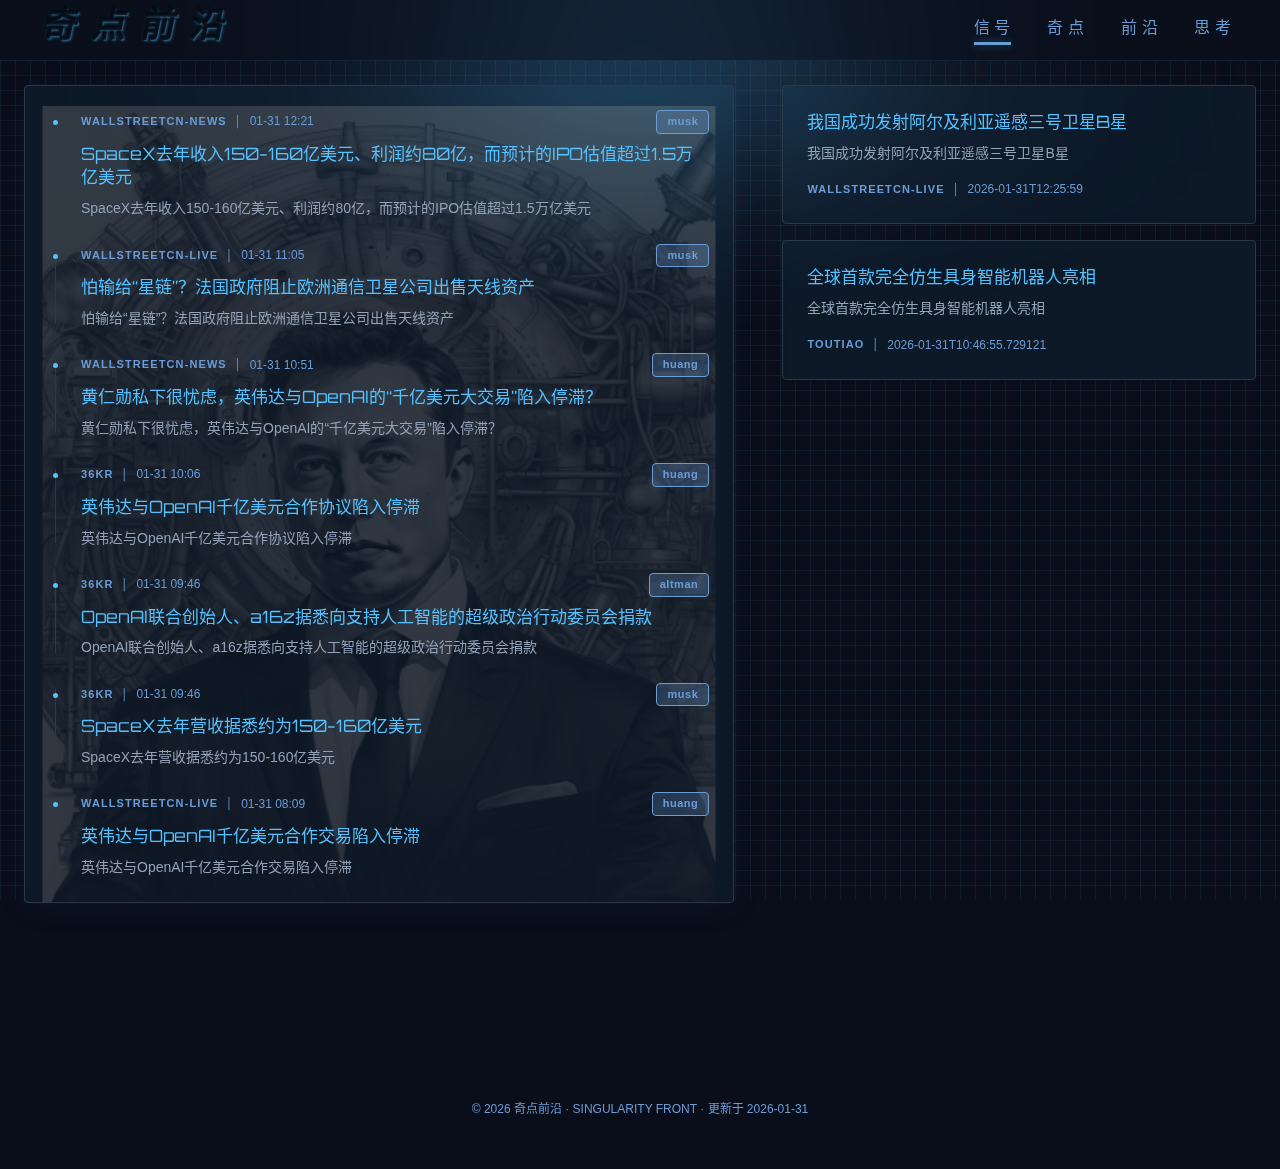
<file: docs/site/index.html>
<!DOCTYPE html>
<html lang="zh-CN">
<head>
    <meta charset="UTF-8">
    <meta name="viewport" content="width=device-width, initial-scale=1.0">
    <title>奇点前沿 - Singularity Front</title>
    <link rel="preconnect" href="https://fonts.googleapis.com">
    <link rel="preconnect" href="https://fonts.gstatic.com" crossorigin>
    <link href="https://fonts.googleapis.com/css2?family=Orbitron:wght@400;500;600;700&family=Rajdhani:wght@300;400;500;600;700&family=JetBrains+Mono:wght@300;400;500&display=swap" rel="stylesheet">
    <link href="https://puhuiti.oss-cn-hangzhou.aliyuncs.com/puhuiti.css" rel="stylesheet">
    <style>
        * {
            margin: 0;
            padding: 0;
            box-sizing: border-box;
        }

        :root {
            /* 色彩模板：black / hot-fuchsia / maya-blue / ghost-white / french-blue */
            --bg-primary: #0a0e1a;
            --bg-card: rgba(1, 4, 0, 0.8);

            /* Maya-blue 梯度系统（主色调） */
            --maya-bright: #8dd4ff;       /* L1 - 最亮层（高光效果） */
            --maya-primary: #55c1ff;      /* L2 - 主强调色（标题、悬停） */
            --maya-mid: #4a8a9a;          /* L3 - 中等层 */
            --maya-meta: #6a9cd6;         /* L3.5 - 元数据层（导航、源、时间、标签） */
            --maya-subtle: #2d3a45;       /* L4 - 边框层（深灰蓝） */

            --color-accent: #1c448e;           /* french-blue - 深层强调 */
            --color-accent-dim: rgba(28, 68, 142, 0.2);
            --color-accent-glow: rgba(85, 193, 255, 0.3);  /* maya-blue 发光 */
            --color-accent-hot: #ff1654;       /* hot-fuchsia - 点缀色 */

            --text-primary: #fbf9ff;
            --text-secondary: #8daab8;
            --text-muted: rgba(28, 68, 142, 0.6);

            --border: #2d3a45;               /* maya-subtle - 边框 */
            --border-hover: #55c1ff;         /* maya-primary - 悬停边框 */

            --spacing-xs: 24px;
            --spacing-md: 48px;
            --spacing-lg: 96px;

            --glow-subtle: 0 0 8px rgba(85, 193, 255, 0.4);  /* maya-blue 发光 */
        }

        body {
            font-family: 'Alibaba PuHuiTi', -apple-system, BlinkMacSystemFont, "Segoe UI", "Helvetica Neue", Arial, "PingFang SC", "Microsoft YaHei", sans-serif;
            background: var(--bg-primary);
            color: var(--text-primary);
            line-height: 1.6;
            -webkit-font-smoothing: antialiased;
            min-height: 100vh;
            position: relative;
            overflow-x: hidden;
        }

        /* ========== 网格背景 ========== */
        .grid-bg {
            position: fixed;
            top: 0;
            left: 0;
            width: 100%;
            height: 100%;
            pointer-events: none;
            z-index: -2;
            background-image:
                linear-gradient(rgba(85, 193, 255, 0.07) 1px, transparent 1px),
                linear-gradient(90deg, rgba(85, 193, 255, 0.07) 1px, transparent 1px);
            background-size: 15px 15px;
        }

        /* ========== 蓝色光球 ========== */
        .orb {
            position: fixed;
            border-radius: 50%;
            filter: blur(100px);
            pointer-events: none;
            z-index: -1;
        }

        .orb-top-center {
            width: 1500px;
            height: 100px;
            background: radial-gradient(circle, rgba(85, 193, 255, 0.8) 0%, rgba(85, 193, 255, 0.1) 40%, transparent 70%);
            top: 0px;
            left: 50%;
            transform: translateX(-50%);
        }

        /* ========== Header ========== */
        .header {
            position: sticky;
            top: 0;
            background: rgba(10, 14, 26, 0.5);
            -webkit-backdrop-filter: blur(20px);
            backdrop-filter: blur(20px);
            z-index: 100;
            border-bottom: 1px solid rgba(85, 193, 255, 0.1);
        }

        .header-content {
            max-width: 1400px;
            margin: 0 auto;
            padding: 0 var(--spacing-xs);
            height: 60px;
            display: flex;
            align-items: center;
            gap: var(--spacing-xs);
        }

        /* ========== 网站标题 ========== */
        .site-title {
            text-align: left;
            font-family: 'Alibaba PuHuiTi', -apple-system, BlinkMacSystemFont, "Segoe UI", "Helvetica Neue", Arial, "PingFang SC", "Microsoft YaHei", sans-serif;
            font-size: 34px;
            font-weight: 800;
            color: rgba(5, 10, 20, 0.7);
            letter-spacing: 15px;
            opacity: 0.8;
            padding-top: 1px;
            padding-bottom: 10px;
            transition: all 0.3s ease;
            margin-left: 20px;
            position: relative;
            transform: skewX(-12deg);
        }

        .site-title.inset {
            text-shadow:
                -1px -1px 1px rgba(0, 0, 0, 0.6),
                -2px -2px 2px rgba(0, 0, 0, 0.4),
                1px 1px 1px rgba(85, 193, 255, 0.4),
                2px 2px 2px rgba(85, 193, 255, 0.2),
                0 0 4px rgba(85, 193, 255, 0.3);
        }

        .site-title:hover {
            opacity: 1;
        }

        /* ========== 导航 ========== */
        .nav {
            display: flex;
            gap: 32px;
            flex-shrink: 0;
            margin-left: auto;
            margin-right: 20px;
        }

        .nav a {
            font-family: 'Orbitron', sans-serif;
            font-size: 16px;
            font-weight: 500;
            color: var(--maya-meta);
            text-decoration: none;
            transition: all 0.2s ease;
            position: relative;
            display: inline-block;
            padding-bottom: 5px;
            letter-spacing: 0.3em;
            cursor: pointer;
        }

        .nav a:hover {
            color: var(--maya-meta);
        }

        .nav a.active::after,
        .nav a:hover::after {
            content: '';
            position: absolute;
            bottom: 0;
            left: 0;
            width: 90%;
            height: 3px;
            background: var(--maya-meta);
            box-shadow: var(--glow-subtle);
        }

        /* ========== Content ========== */
        .content {
            max-width: 1400px;
            margin: 0 auto;
            padding: var(--spacing-xs) var(--spacing-xs) var(--spacing-md);
            display: grid;
            grid-template-columns: 6fr 4fr;
            gap: var(--spacing-md);
        }

        /* ========== 共享元数据样式 ========== */
        .news-source {
            font-size: 11px;
            font-weight: 600;
            letter-spacing: 0.1em;
            text-transform: uppercase;
            color: var(--maya-meta);
        }

        .news-separator {
            font-size: 11px;
            color: var(--maya-meta);
        }

        .news-time {
            font-size: 12px;
            color: var(--maya-meta);
        }

        .news-tag {
            font-size: 11px;
            font-weight: 600;
            padding: 2px 10px;
            border: 1px solid var(--maya-meta);
            background: rgba(106, 156, 214, 0.25);
            border-radius: 4px;
            color: var(--maya-meta);
            letter-spacing: 0.05em;
            margin-left: auto;
        }

        .news-summary {
            font-size: 14px;
            font-weight: 400;
            color: #94a3b8;
            line-height: 1.6;
        }

        /* ========== 卡片基础样式 ========== */
        .timeline-card,
        .trending-card {
            border-radius: 4px;
            padding: var(--spacing-xs);
            background: rgba(85, 193, 255, 0.05);
            -webkit-backdrop-filter: blur(10px);
            backdrop-filter: blur(10px);
            border: 1px solid var(--border);
            transition: all 0.2s ease;
        }

        .timeline-card:hover,
        .trending-card:hover {
            border-color: var(--maya-primary);
            background: rgba(85, 193, 255, 0.05);
            transform: translateY(-1px);
            box-shadow: 0 8px 40px rgba(85, 193, 255, 0.15);
        }

        /* ========== 左侧时间线卡片 ========== */
        .timeline-card {
            box-shadow: 0 4px 30px rgba(28, 68, 142, 0.1);
            position: relative;
            overflow: hidden;
        }

        /* 动态背景图 - 根据第一条新闻的 legend 切换 */
        .timeline-card::before {
            content: '';
            position: absolute;
            top: 20px;
            left: 50%;
            transform: translateX(-50%);
            width: 95%;
            height: calc(100% - 20px);
            background-size: cover;
            background-position: center top;
            background-repeat: no-repeat;
            opacity: 0.15;
            pointer-events: none;
            z-index: 0;
            transition: opacity 0.3s ease;
            
            background-image: url('./static/images/people/musk.png');
            
        }

        .timeline-item {
            position: relative;
            padding-left: 32px;
            padding-bottom: var(--spacing-xs);
        }

        .timeline-item:last-child {
            padding-bottom: 0;
        }

        /* 时间线竖线 */
        .timeline-item::before {
            content: '';
            position: absolute;
            left: 6px;
            top: 6px;
            bottom: calc(var(--spacing-xs) + 6px);
            width: 1px;
            background: var(--maya-subtle);
        }

        .timeline-item:last-child::before {
            display: none;
        }

        .timeline-dot {
            position: absolute;
            left: 0;
            top: 6px;
            width: 13px;
            height: 13px;
            display: flex;
            align-items: center;
            justify-content: center;
        }

        .timeline-dot::after {
            content: '';
            width: 5px;
            height: 5px;
            background: var(--maya-primary);
            border-radius: 50%;
        }

        .timeline-meta {
            display: flex;
            align-items: center;
            gap: 8px;
            margin-bottom: 8px;
            flex-wrap: wrap;
        }

        .timeline-title {
            font-family: 'Orbitron', sans-serif;
            font-size: 17px;
            font-weight: 400;
            color: var(--maya-primary);
            margin-bottom: 8px;
            line-height: 1.4;
        }

        .timeline-title a {
            color: inherit;
            text-decoration: none;
        }

        .timeline-title a:hover {
            text-decoration: underline;
        }

        /* ========== 右侧卡片 ========== */
        .trending-list {
            display: flex;
            flex-direction: column;
            gap: 16px;
        }

        .trending-card {
            cursor: pointer;
        }

        .trending-title {
            font-family: 'Orbitron', sans-serif;
            font-size: 17px;
            font-weight: 400;
            color: var(--maya-primary);
            margin-bottom: 8px;
            line-height: 1.4;
        }

        .trending-summary {
            font-size: 14px;
            font-weight: 400;
            color: #94a3b8;
            line-height: 1.6;
            margin-bottom: 16px;
            display: -webkit-box;
            -webkit-line-clamp: 2;
            -webkit-box-orient: vertical;
            overflow: hidden;
        }

        .trending-meta {
            display: flex;
            align-items: center;
            gap: 8px;
            font-size: 12px;
            color: #94a3b8;
            flex-wrap: wrap;
        }

        /* ========== 空状态 ========== */
        .empty-state {
            text-align: center;
            padding: 40px;
            color: var(--maya-meta);
        }

        .empty-state-icon {
            font-size: 48px;
            margin-bottom: 16px;
        }

        /* ========== Footer ========== */
        .footer {
            padding: var(--spacing-md) 0;
            margin-top: var(--spacing-lg);
        }

        .footer-content {
            max-width: 1400px;
            margin: 0 auto;
            padding: 0 var(--spacing-xs);
            text-align: center;
        }

        .copyright {
            font-size: 12px;
            color: var(--maya-meta);
        }

        /* ========== Responsive ========== */
        @media (max-width: 1024px) {
            .content {
                grid-template-columns: 1fr;
            }
        }

        @media (max-width: 768px) {
            :root {
                --spacing-xs: 16px;
                --spacing-md: 32px;
                --spacing-lg: 64px;
            }

            .site-title {
                font-size: 20px;
                letter-spacing: 4px;
            }

            .nav {
                display: none;
            }

            .timeline-tag,
            .trending-tag {
                margin-left: 0;
            }
        }

        /* Reduced Motion */
        @media (prefers-reduced-motion: reduce) {
            *, *::before, *::after {
                transition-duration: 0.01ms !important;
            }
        }
    </style>
</head>
<body>
    <!-- 网格背景 -->
    <div class="grid-bg"></div>
    <!-- 蓝色光球 -->
    <div class="orb orb-top-center"></div>

    <header class="header">
        <div class="header-content">
            <h1 class="site-title inset">奇点前沿</h1>
            <nav class="nav">
                <a href="#" class="active">信号</a>
                <a href="#">奇点</a>
                <a href="#">前沿</a>
                <a href="#">思考</a>
            </nav>
        </div>
    </header>

    <main class="content">
        <!-- 左侧：时间线大卡片（有 legend 的新闻） -->
        <article class="timeline-card" id="timelineCard">
            
                
                <div class="timeline-item">
                    <div class="timeline-dot"></div>
                    <div class="timeline-meta">
                        <span class="timeline-source news-source">wallstreetcn-news</span>
                        <span class="timeline-separator news-separator">│</span>
                        <span class="timeline-time news-time">01-31 12:21</span>
                        
                        <span class="timeline-tag news-tag">musk</span>
                        
                    </div>
                    <h3 class="timeline-title"><a href="https://wallstreetcn.com/articles/3764646" target="_blank">SpaceX去年收入150-160亿美元、利润约80亿，而预计的IPO估值超过1.5万亿美元</a></h3>
                    
                    <p class="timeline-summary news-summary">SpaceX去年收入150-160亿美元、利润约80亿，而预计的IPO估值超过1.5万亿美元</p>
                    
                </div>
                
                <div class="timeline-item">
                    <div class="timeline-dot"></div>
                    <div class="timeline-meta">
                        <span class="timeline-source news-source">wallstreetcn-live</span>
                        <span class="timeline-separator news-separator">│</span>
                        <span class="timeline-time news-time">01-31 11:05</span>
                        
                        <span class="timeline-tag news-tag">musk</span>
                        
                    </div>
                    <h3 class="timeline-title"><a href="https://wallstreetcn.com/livenews/3047639" target="_blank">怕输给“星链”？法国政府阻止欧洲通信卫星公司出售天线资产</a></h3>
                    
                    <p class="timeline-summary news-summary">怕输给“星链”？法国政府阻止欧洲通信卫星公司出售天线资产</p>
                    
                </div>
                
                <div class="timeline-item">
                    <div class="timeline-dot"></div>
                    <div class="timeline-meta">
                        <span class="timeline-source news-source">wallstreetcn-news</span>
                        <span class="timeline-separator news-separator">│</span>
                        <span class="timeline-time news-time">01-31 10:51</span>
                        
                        <span class="timeline-tag news-tag">huang</span>
                        
                    </div>
                    <h3 class="timeline-title"><a href="https://wallstreetcn.com/articles/3764643" target="_blank">黄仁勋私下很忧虑，英伟达与OpenAI的“千亿美元大交易”陷入停滞？</a></h3>
                    
                    <p class="timeline-summary news-summary">黄仁勋私下很忧虑，英伟达与OpenAI的“千亿美元大交易”陷入停滞？</p>
                    
                </div>
                
                <div class="timeline-item">
                    <div class="timeline-dot"></div>
                    <div class="timeline-meta">
                        <span class="timeline-source news-source">36kr</span>
                        <span class="timeline-separator news-separator">│</span>
                        <span class="timeline-time news-time">01-31 10:06</span>
                        
                        <span class="timeline-tag news-tag">huang</span>
                        
                    </div>
                    <h3 class="timeline-title"><a href="https://www.36kr.com/newsflashes/3662689874092936" target="_blank">英伟达与OpenAI千亿美元合作协议陷入停滞</a></h3>
                    
                    <p class="timeline-summary news-summary">英伟达与OpenAI千亿美元合作协议陷入停滞</p>
                    
                </div>
                
                <div class="timeline-item">
                    <div class="timeline-dot"></div>
                    <div class="timeline-meta">
                        <span class="timeline-source news-source">36kr</span>
                        <span class="timeline-separator news-separator">│</span>
                        <span class="timeline-time news-time">01-31 09:46</span>
                        
                        <span class="timeline-tag news-tag">altman</span>
                        
                    </div>
                    <h3 class="timeline-title"><a href="https://www.36kr.com/newsflashes/3662640648233858" target="_blank">OpenAI联合创始人、a16z据悉向支持人工智能的超级政治行动委员会捐款</a></h3>
                    
                    <p class="timeline-summary news-summary">OpenAI联合创始人、a16z据悉向支持人工智能的超级政治行动委员会捐款</p>
                    
                </div>
                
                <div class="timeline-item">
                    <div class="timeline-dot"></div>
                    <div class="timeline-meta">
                        <span class="timeline-source news-source">36kr</span>
                        <span class="timeline-separator news-separator">│</span>
                        <span class="timeline-time news-time">01-31 09:46</span>
                        
                        <span class="timeline-tag news-tag">musk</span>
                        
                    </div>
                    <h3 class="timeline-title"><a href="https://www.36kr.com/newsflashes/3662643820421766" target="_blank">SpaceX去年营收据悉约为150-160亿美元</a></h3>
                    
                    <p class="timeline-summary news-summary">SpaceX去年营收据悉约为150-160亿美元</p>
                    
                </div>
                
                <div class="timeline-item">
                    <div class="timeline-dot"></div>
                    <div class="timeline-meta">
                        <span class="timeline-source news-source">wallstreetcn-live</span>
                        <span class="timeline-separator news-separator">│</span>
                        <span class="timeline-time news-time">01-31 08:09</span>
                        
                        <span class="timeline-tag news-tag">huang</span>
                        
                    </div>
                    <h3 class="timeline-title"><a href="https://wallstreetcn.com/livenews/3047621" target="_blank">英伟达与OpenAI千亿美元合作交易陷入停滞</a></h3>
                    
                    <p class="timeline-summary news-summary">英伟达与OpenAI千亿美元合作交易陷入停滞</p>
                    
                </div>
                
            
        </article>

        <!-- 右侧：独立卡片（无 legend 的新闻） -->
        <aside>
            <div class="trending-list" id="trendingList">
                
                    
                    <article class="trending-card" onclick="window.open('https://wallstreetcn.com/livenews/3047642', '_blank')">
                        <h3 class="trending-title">我国成功发射阿尔及利亚遥感三号卫星B星</h3>
                        <p class="trending-summary news-summary">我国成功发射阿尔及利亚遥感三号卫星B星</p>
                        <div class="trending-meta">
                            <span class="trending-source news-source">wallstreetcn-live</span>
                            <span class="trending-separator news-separator">│</span>
                            <span class="trending-time news-time">2026-01-31T12:25:59</span>
                        </div>
                    </article>
                    
                    <article class="trending-card" onclick="window.open('https://www.toutiao.com/trending/7601044218057506862/', '_blank')">
                        <h3 class="trending-title">全球首款完全仿生具身智能机器人亮相</h3>
                        <p class="trending-summary news-summary">全球首款完全仿生具身智能机器人亮相</p>
                        <div class="trending-meta">
                            <span class="trending-source news-source">toutiao</span>
                            <span class="trending-separator news-separator">│</span>
                            <span class="trending-time news-time">2026-01-31T10:46:55.729121</span>
                        </div>
                    </article>
                    
                
            </div>
        </aside>
    </main>

    <footer class="footer">
        <div class="footer-content">
            <span class="copyright">© 2026 奇点前沿 · SINGULARITY FRONT · 更新于 2026-01-31</span>
        </div>
    </footer>

    <script>
        // 导航切换
        document.querySelectorAll('.nav a').forEach(link => {
            link.addEventListener('click', function(e) {
                e.preventDefault();
                document.querySelectorAll('.nav a').forEach(l => l.classList.remove('active'));
                this.classList.add('active');
            });
        });
    </script>
</body>
</html>
</file>
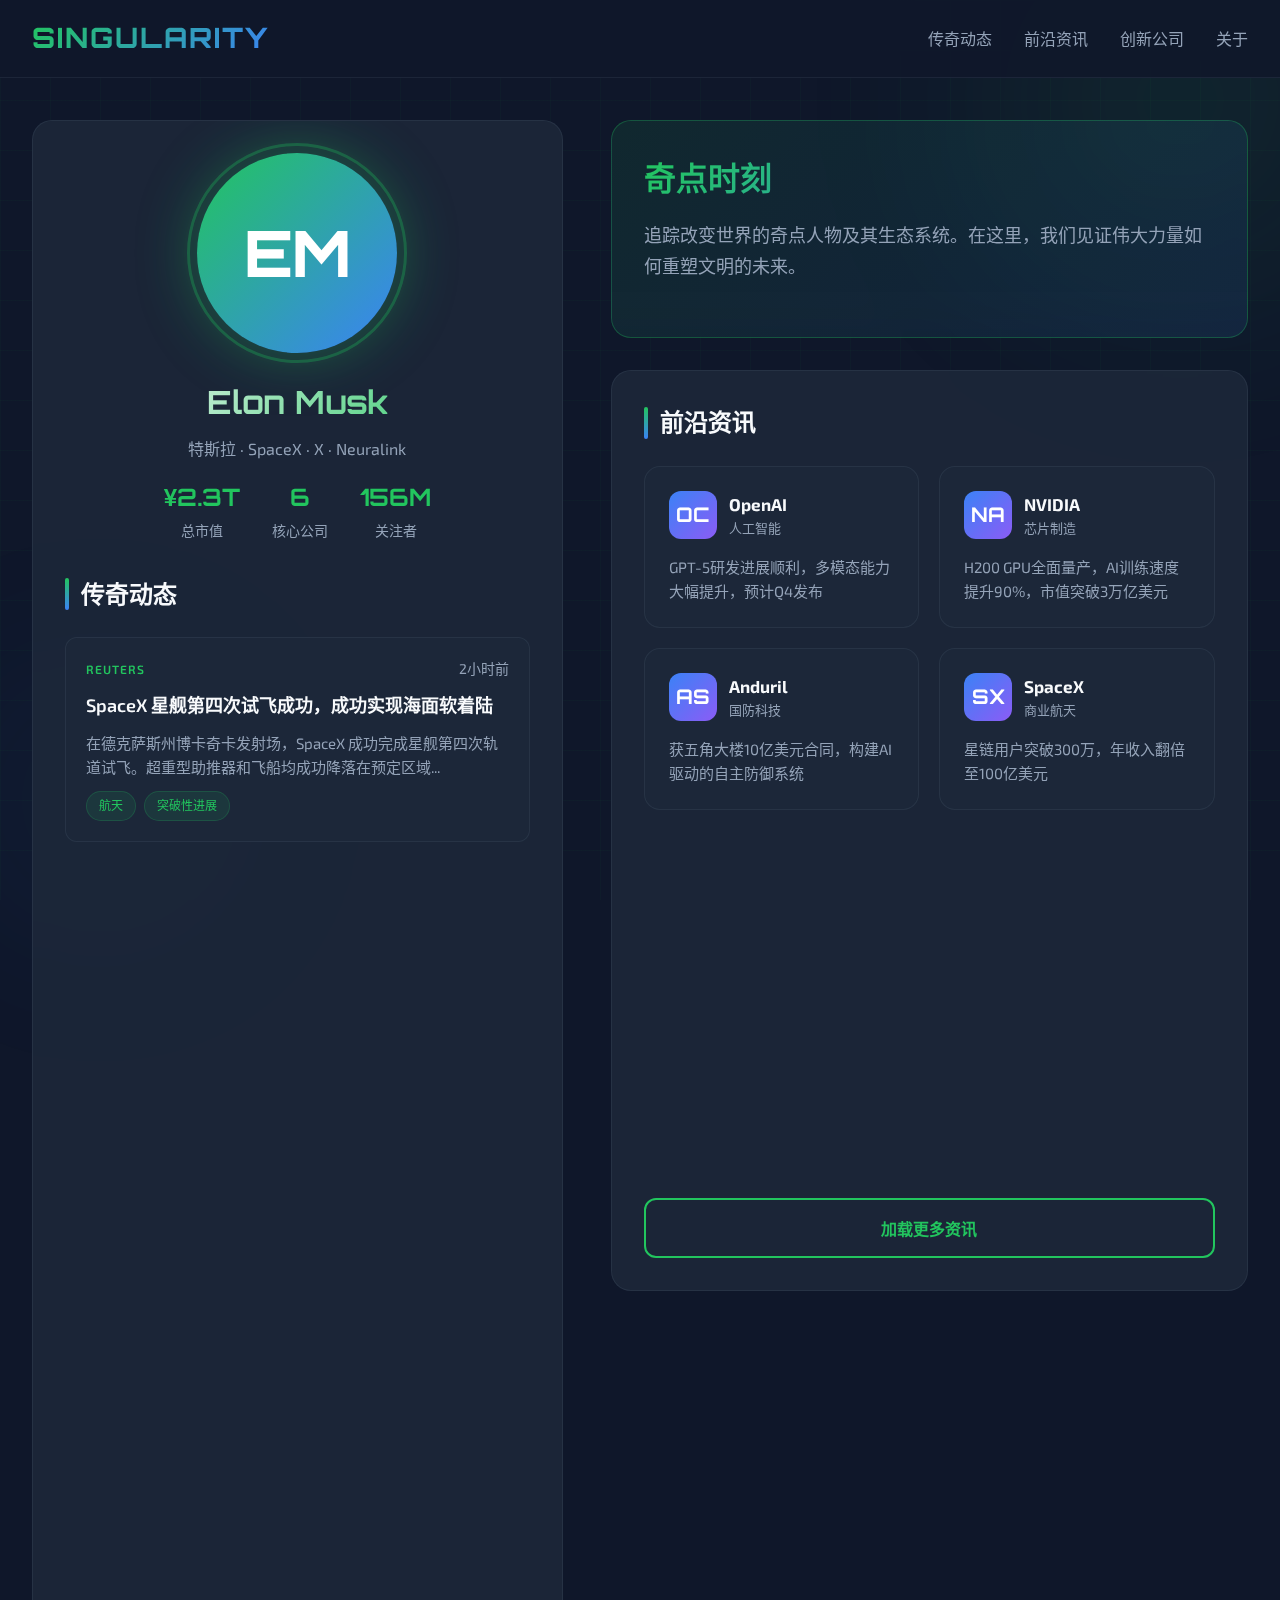
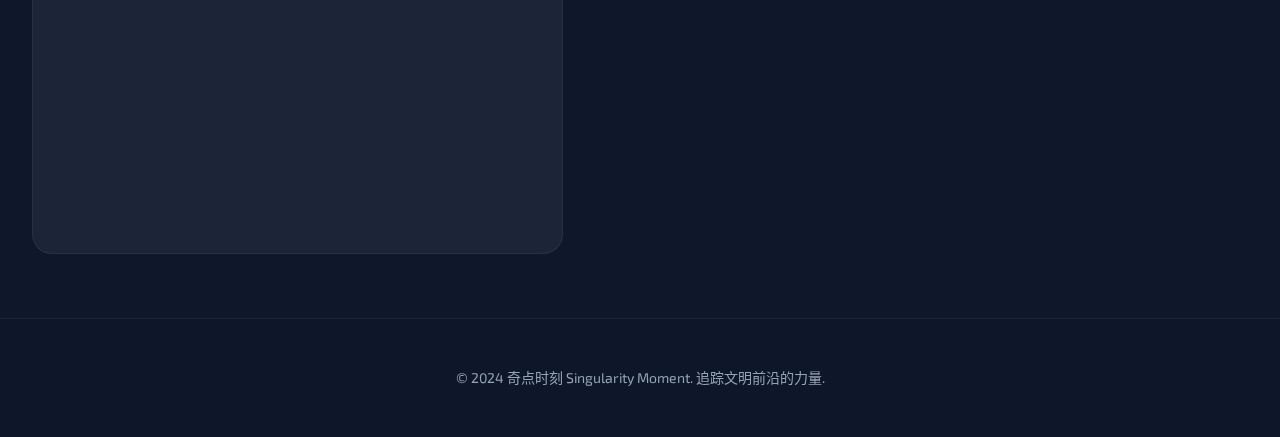
<file: design/singularity-moment-ref.html>
<!DOCTYPE html>
<html lang="zh-CN">
<head>
    <meta charset="UTF-8">
    <meta name="viewport" content="width=device-width, initial-scale=1.0">
    <title>奇点时刻 - Singularity Moment</title>
    <link rel="preconnect" href="https://fonts.googleapis.com">
    <link rel="preconnect" href="https://fonts.gstatic.com" crossorigin>
    <link href="https://fonts.googleapis.com/css2?family=Exo+2:wght@300;400;500;600;700&family=Orbitron:wght@400;500;600;700;800;900&display=swap" rel="stylesheet">
    <style>
        * {
            margin: 0;
            padding: 0;
            box-sizing: border-box;
        }

        :root {
            --primary: #1E293B;
            --secondary: #334155;
            --cta: #22C55E;
            --cta-glow: rgba(34, 197, 94, 0.5);
            --background: #0F172A;
            --text: #F8FAFC;
            --text-muted: #94A3B8;
            --card-bg: rgba(30, 41, 59, 0.8);
            --card-border: rgba(148, 163, 184, 0.1);
        }

        body {
            font-family: 'Exo 2', sans-serif;
            background: var(--background);
            color: var(--text);
            line-height: 1.6;
            overflow-x: hidden;
            min-height: 100vh;
        }

        /* Animated Grid Background */
        .grid-bg {
            position: fixed;
            top: 0;
            left: 0;
            width: 100%;
            height: 100%;
            background-image:
                linear-gradient(rgba(34, 197, 94, 0.03) 1px, transparent 1px),
                linear-gradient(90deg, rgba(34, 197, 94, 0.03) 1px, transparent 1px);
            background-size: 50px 50px;
            pointer-events: none;
            z-index: 0;
        }

        /* Glowing Orbs */
        .orb {
            position: fixed;
            border-radius: 50%;
            filter: blur(100px);
            opacity: 0.3;
            pointer-events: none;
            z-index: 0;
        }

        .orb-1 {
            width: 600px;
            height: 600px;
            background: radial-gradient(circle, rgba(34, 197, 94, 0.4) 0%, transparent 70%);
            top: -200px;
            right: -200px;
            animation: float 20s infinite ease-in-out;
        }

        .orb-2 {
            width: 400px;
            height: 400px;
            background: radial-gradient(circle, rgba(59, 130, 246, 0.3) 0%, transparent 70%);
            bottom: -100px;
            left: -100px;
            animation: float 25s infinite ease-in-out reverse;
        }

        @keyframes float {
            0%, 100% { transform: translate(0, 0) scale(1); }
            50% { transform: translate(50px, 50px) scale(1.1); }
        }

        /* Header */
        header {
            position: fixed;
            top: 0;
            left: 0;
            right: 0;
            z-index: 100;
            background: rgba(15, 23, 42, 0.9);
            border-bottom: 1px solid var(--card-border);
            padding: 16px 0;
        }

        .header-content {
            max-width: 1600px;
            margin: 0 auto;
            padding: 0 32px;
            display: flex;
            justify-content: space-between;
            align-items: center;
        }

        .logo {
            font-family: 'Orbitron', sans-serif;
            font-size: 1.75rem;
            font-weight: 800;
            background: linear-gradient(135deg, var(--cta), #3B82F6);
            -webkit-background-clip: text;
            -webkit-text-fill-color: transparent;
            background-clip: text;
            letter-spacing: 2px;
        }

        .nav-links {
            display: flex;
            gap: 32px;
            list-style: none;
        }

        .nav-links a {
            color: var(--text-muted);
            text-decoration: none;
            font-weight: 500;
            transition: all 0.2s ease;
            position: relative;
        }

        .nav-links a:hover {
            color: var(--text);
        }

        .nav-links a::after {
            content: '';
            position: absolute;
            bottom: -4px;
            left: 0;
            width: 0;
            height: 2px;
            background: var(--cta);
            transition: width 0.3s ease;
        }

        .nav-links a:hover::after {
            width: 100%;
        }

        /* Main Container */
        .main-container {
            max-width: 1600px;
            margin: 0 auto;
            padding: 120px 32px 64px;
            display: grid;
            grid-template-columns: 1fr 1.2fr;
            gap: 48px;
            position: relative;
            z-index: 1;
        }

        /* Card Styling */
        .card {
            background: var(--card-bg);
            backdrop-filter: blur(20px);
            border: 1px solid var(--card-border);
            border-radius: 20px;
            padding: 32px;
            transition: all 0.3s ease;
            position: relative;
            overflow: hidden;
        }

        .card::before {
            content: '';
            position: absolute;
            top: 0;
            left: 0;
            right: 0;
            height: 2px;
            background: linear-gradient(90deg, transparent, var(--cta), transparent);
            opacity: 0;
            transition: opacity 0.3s ease;
        }

        .card:hover::before {
            opacity: 1;
        }

        .card:hover {
            border-color: rgba(34, 197, 94, 0.3);
            box-shadow: 0 0 40px rgba(34, 197, 94, 0.1);
            transform: translateY(-2px);
        }

        /* Left Panel - Legend Profile */
        .left-panel {
            position: sticky;
            top: 120px;
            height: fit-content;
        }

        .profile-header {
            text-align: center;
            margin-bottom: 32px;
        }

        .avatar-container {
            position: relative;
            width: 200px;
            height: 200px;
            margin: 0 auto 24px;
        }

        .avatar {
            width: 100%;
            height: 100%;
            border-radius: 50%;
            background: linear-gradient(135deg, var(--cta), #3B82F6);
            display: flex;
            align-items: center;
            justify-content: center;
            font-family: 'Orbitron', sans-serif;
            font-size: 4rem;
            font-weight: 800;
            color: white;
            position: relative;
            z-index: 1;
            box-shadow: 0 0 60px rgba(34, 197, 94, 0.4);
        }

        .avatar-ring {
            position: absolute;
            top: -10px;
            left: -10px;
            right: -10px;
            bottom: -10px;
            border: 3px solid var(--cta);
            border-radius: 50%;
            opacity: 0.3;
            animation: pulse-ring 2s ease-out infinite;
        }

        @keyframes pulse-ring {
            0% {
                transform: scale(1);
                opacity: 0.3;
            }
            100% {
                transform: scale(1.2);
                opacity: 0;
            }
        }

        .profile-name {
            font-family: 'Orbitron', sans-serif;
            font-size: 2rem;
            font-weight: 700;
            margin-bottom: 8px;
            background: linear-gradient(135deg, var(--text), var(--cta));
            -webkit-background-clip: text;
            -webkit-text-fill-color: transparent;
            background-clip: text;
        }

        .profile-title {
            color: var(--text-muted);
            font-size: 1rem;
            margin-bottom: 16px;
        }

        .profile-stats {
            display: flex;
            justify-content: center;
            gap: 32px;
            margin-bottom: 24px;
        }

        .stat {
            text-align: center;
        }

        .stat-value {
            font-family: 'Orbitron', sans-serif;
            font-size: 1.5rem;
            font-weight: 700;
            color: var(--cta);
        }

        .stat-label {
            font-size: 0.875rem;
            color: var(--text-muted);
            margin-top: 4px;
        }

        .section-title {
            font-family: 'Orbitron', sans-serif;
            font-size: 1.5rem;
            font-weight: 700;
            margin-bottom: 24px;
            display: flex;
            align-items: center;
            gap: 12px;
            color: var(--text);
        }

        .section-title::before {
            content: '';
            width: 4px;
            height: 32px;
            background: linear-gradient(180deg, var(--cta), #3B82F6);
            border-radius: 2px;
        }

        /* News List */
        .news-list {
            display: flex;
            flex-direction: column;
            gap: 20px;
        }

        .news-item {
            background: rgba(30, 41, 59, 0.5);
            border: 1px solid var(--card-border);
            border-radius: 12px;
            padding: 20px;
            cursor: pointer;
            transition: all 0.3s ease;
        }

        .news-item:hover {
            background: rgba(30, 41, 59, 0.8);
            border-color: rgba(34, 197, 94, 0.3);
            transform: translateX(8px);
        }

        .news-meta {
            display: flex;
            justify-content: space-between;
            align-items: center;
            margin-bottom: 12px;
        }

        .news-source {
            font-size: 0.75rem;
            color: var(--cta);
            font-weight: 600;
            text-transform: uppercase;
            letter-spacing: 1px;
        }

        .news-time {
            font-size: 0.875rem;
            color: var(--text-muted);
        }

        .news-title {
            font-size: 1.125rem;
            font-weight: 600;
            margin-bottom: 12px;
            line-height: 1.5;
            color: var(--text);
        }

        .news-summary {
            font-size: 0.9375rem;
            color: var(--text-muted);
            line-height: 1.6;
            display: -webkit-box;
            -webkit-line-clamp: 2;
            -webkit-box-orient: vertical;
            overflow: hidden;
        }

        .news-tags {
            display: flex;
            gap: 8px;
            margin-top: 12px;
            flex-wrap: wrap;
        }

        .tag {
            font-size: 0.75rem;
            padding: 4px 12px;
            background: rgba(34, 197, 94, 0.1);
            border: 1px solid rgba(34, 197, 94, 0.2);
            border-radius: 20px;
            color: var(--cta);
            font-weight: 500;
        }

        /* Right Panel - Trending News */
        .right-panel {
            display: flex;
            flex-direction: column;
            gap: 32px;
        }

        .hero-card {
            background: linear-gradient(135deg, rgba(34, 197, 94, 0.1) 0%, rgba(59, 130, 246, 0.1) 100%);
            border: 1px solid rgba(34, 197, 94, 0.3);
        }

        .hero-title {
            font-family: 'Orbitron', sans-serif;
            font-size: 2rem;
            font-weight: 700;
            margin-bottom: 16px;
            background: linear-gradient(135deg, var(--cta), #3B82F6);
            -webkit-background-clip: text;
            -webkit-text-fill-color: transparent;
            background-clip: text;
        }

        .hero-description {
            font-size: 1.125rem;
            color: var(--text-muted);
            line-height: 1.7;
            margin-bottom: 24px;
        }

        .company-grid {
            display: grid;
            grid-template-columns: repeat(2, 1fr);
            gap: 20px;
        }

        .company-card {
            background: rgba(30, 41, 59, 0.5);
            border: 1px solid var(--card-border);
            border-radius: 16px;
            padding: 24px;
            cursor: pointer;
            transition: all 0.3s ease;
        }

        .company-card:hover {
            background: rgba(30, 41, 59, 0.8);
            border-color: rgba(34, 197, 94, 0.3);
            transform: translateY(-4px);
            box-shadow: 0 8px 32px rgba(34, 197, 94, 0.15);
        }

        .company-header {
            display: flex;
            align-items: center;
            gap: 12px;
            margin-bottom: 16px;
        }

        .company-logo {
            width: 48px;
            height: 48px;
            background: linear-gradient(135deg, #3B82F6, #8B5CF6);
            border-radius: 12px;
            display: flex;
            align-items: center;
            justify-content: center;
            font-family: 'Orbitron', sans-serif;
            font-weight: 700;
            font-size: 1.25rem;
            color: white;
        }

        .company-name {
            font-weight: 700;
            font-size: 1.0625rem;
            color: var(--text);
        }

        .company-category {
            font-size: 0.8125rem;
            color: var(--text-muted);
        }

        .company-news {
            font-size: 0.9375rem;
            color: var(--text-muted);
            line-height: 1.6;
        }

        .load-more {
            width: 100%;
            padding: 16px;
            background: transparent;
            border: 2px solid var(--cta);
            border-radius: 12px;
            color: var(--cta);
            font-family: 'Exo 2', sans-serif;
            font-weight: 600;
            font-size: 1rem;
            cursor: pointer;
            transition: all 0.3s ease;
            margin-top: 24px;
        }

        .load-more:hover {
            background: var(--cta);
            color: var(--background);
            box-shadow: 0 0 30px var(--cta-glow);
        }

        /* Footer */
        footer {
            background: rgba(15, 23, 42, 0.95);
            border-top: 1px solid var(--card-border);
            padding: 48px 32px;
            text-align: center;
            position: relative;
            z-index: 1;
        }

        .footer-text {
            color: var(--text-muted);
            font-size: 0.875rem;
        }

        /* Responsive Design */
        @media (max-width: 1200px) {
            .main-container {
                grid-template-columns: 1fr;
            }

            .left-panel {
                position: relative;
                top: 0;
            }

            .company-grid {
                grid-template-columns: 1fr;
            }
        }

        @media (max-width: 768px) {
            .nav-links {
                display: none;
            }

            .header-content {
                padding: 0 16px;
            }

            .main-container {
                padding: 100px 16px 32px;
                gap: 32px;
            }

            .profile-name {
                font-size: 1.5rem;
            }

            .hero-title {
                font-size: 1.5rem;
            }

            .avatar-container {
                width: 150px;
                height: 150px;
            }

            .avatar {
                font-size: 3rem;
            }
        }

        /* Scrollbar */
        ::-webkit-scrollbar {
            width: 8px;
        }

        ::-webkit-scrollbar-track {
            background: var(--background);
        }

        ::-webkit-scrollbar-thumb {
            background: var(--secondary);
            border-radius: 4px;
        }

        ::-webkit-scrollbar-thumb:hover {
            background: var(--cta);
        }

        /* Reduced Motion */
        @media (prefers-reduced-motion: reduce) {
            *,
            *::before,
            *::after {
                animation-duration: 0.01ms !important;
                animation-iteration-count: 1 !important;
                transition-duration: 0.01ms !important;
            }
        }
    </style>
</head>
<body>
    <!-- Animated Background -->
    <div class="grid-bg"></div>
    <div class="orb orb-1"></div>
    <div class="orb orb-2"></div>

    <!-- Header -->
    <header>
        <div class="header-content">
            <div class="logo">SINGULARITY</div>
            <ul class="nav-links">
                <li><a href="#legend">传奇动态</a></li>
                <li><a href="#trending">前沿资讯</a></li>
                <li><a href="#companies">创新公司</a></li>
                <li><a href="#about">关于</a></li>
            </ul>
        </div>
    </header>

    <!-- Main Content -->
    <main class="main-container">
        <!-- Left Panel - Legend Profile -->
        <aside class="left-panel">
            <div class="card" id="legend">
                <div class="profile-header">
                    <div class="avatar-container">
                        <div class="avatar">EM</div>
                        <div class="avatar-ring"></div>
                    </div>
                    <h1 class="profile-name">Elon Musk</h1>
                    <p class="profile-title">特斯拉 · SpaceX · X · Neuralink</p>
                    <div class="profile-stats">
                        <div class="stat">
                            <div class="stat-value">¥2.3T</div>
                            <div class="stat-label">总市值</div>
                        </div>
                        <div class="stat">
                            <div class="stat-value">6</div>
                            <div class="stat-label">核心公司</div>
                        </div>
                        <div class="stat">
                            <div class="stat-value">156M</div>
                            <div class="stat-label">关注者</div>
                        </div>
                    </div>
                </div>

                <h2 class="section-title">传奇动态</h2>
                <div class="news-list">
                    <article class="news-item">
                        <div class="news-meta">
                            <span class="news-source">Reuters</span>
                            <time class="news-time">2小时前</time>
                        </div>
                        <h3 class="news-title">SpaceX 星舰第四次试飞成功，成功实现海面软着陆</h3>
                        <p class="news-summary">在德克萨斯州博卡奇卡发射场，SpaceX 成功完成星舰第四次轨道试飞。超重型助推器和飞船均成功降落在预定区域...</p>
                        <div class="news-tags">
                            <span class="tag">航天</span>
                            <span class="tag">突破性进展</span>
                        </div>
                    </article>

                    <article class="news-item">
                        <div class="news-meta">
                            <span class="news-source">Bloomberg</span>
                            <time class="news-time">5小时前</time>
                        </div>
                        <h3 class="news-title">特斯拉FSD v12.5向全美用户推送，端到端神经网络表现惊艳</h3>
                        <p class="news-summary">特斯拉最新全自动驾驶系统开始向全美用户推送。新版本完全采用端到端神经网络，无需人工编写的规则，城市道路驾驶能力大幅提升...</p>
                        <div class="news-tags">
                            <span class="tag">自动驾驶</span>
                            <span class="tag">AI</span>
                        </div>
                    </article>

                    <article class="news-item">
                        <div class="news-meta">
                            <span class="news-source">TechCrunch</span>
                            <time class="news-time">1天前</time>
                        </div>
                        <h3 class="news-title">xAI 完成60亿美元融资，估值达240亿美元</h3>
                        <p class="news-summary">马斯克旗下人工智能公司 xAI 宣布完成B轮融资，由红杉资本领投。资金将用于扩大Grok超级计算机集群，与OpenAI展开竞争...</p>
                        <div class="news-tags">
                            <span class="tag">融资</span>
                            <span class="tag">AI</span>
                        </div>
                    </article>

                    <article class="news-item">
                        <div class="news-meta">
                            <span class="news-source">WSJ</span>
                            <time class="news-time">2天前</time>
                        </div>
                        <h3 class="news-title">Neuralink 首位患者用意念控制电脑，玩《文明6》整晚</h3>
                        <p class="news-summary">Neuralink 首位人类试验参与者诺兰·阿博成功通过脑机接口控制电脑，不仅能够浏览网页、发邮件，还能整夜玩《文明6》...</p>
                        <div class="news-tags">
                            <span class="tag">脑机接口</span>
                            <span class="tag">医疗突破</span>
                        </div>
                    </article>

                    <article class="news-item">
                        <div class="news-meta">
                            <span class="news-source">CNBC</span>
                            <time class="news-time">3天前</time>
                        </div>
                        <h3 class="news-title">特斯拉上海超级工厂年产突破95万辆，占全球半壁江山</h3>
                        <p class="news-summary">特斯拉上海超级工厂2024年累计产量已突破95万辆，占特斯拉全球交付量的50%以上。新款Model Y Performance下线...</p>
                        <div class="news-tags">
                            <span class="tag">产能</span>
                            <span class="tag">中国</span>
                        </div>
                    </article>
                </div>
            </div>
        </aside>

        <!-- Right Panel - Trending News -->
        <section class="right-panel">
            <div class="card hero-card">
                <h2 class="hero-title">奇点时刻</h2>
                <p class="hero-description">追踪改变世界的奇点人物及其生态系统。在这里，我们见证伟大力量如何重塑文明的未来。</p>
            </div>

            <div class="card" id="trending">
                <h2 class="section-title">前沿资讯</h2>
                <div class="company-grid" id="companies">
                    <article class="company-card">
                        <div class="company-header">
                            <div class="company-logo">OC</div>
                            <div>
                                <div class="company-name">OpenAI</div>
                                <div class="company-category">人工智能</div>
                            </div>
                        </div>
                        <p class="company-news">GPT-5研发进展顺利，多模态能力大幅提升，预计Q4发布</p>
                    </article>

                    <article class="company-card">
                        <div class="company-header">
                            <div class="company-logo">NA</div>
                            <div>
                                <div class="company-name">NVIDIA</div>
                                <div class="company-category">芯片制造</div>
                            </div>
                        </div>
                        <p class="company-news">H200 GPU全面量产，AI训练速度提升90%，市值突破3万亿美元</p>
                    </article>

                    <article class="company-card">
                        <div class="company-header">
                            <div class="company-logo">AS</div>
                            <div>
                                <div class="company-name">Anduril</div>
                                <div class="company-category">国防科技</div>
                            </div>
                        </div>
                        <p class="company-news">获五角大楼10亿美元合同，构建AI驱动的自主防御系统</p>
                    </article>

                    <article class="company-card">
                        <div class="company-header">
                            <div class="company-logo">SX</div>
                            <div>
                                <div class="company-name">SpaceX</div>
                                <div class="company-category">商业航天</div>
                            </div>
                        </div>
                        <p class="company-news">星链用户突破300万，年收入翻倍至100亿美元</p>
                    </article>

                    <article class="company-card">
                        <div class="company-header">
                            <div class="company-logo">ST</div>
                            <div>
                                <div class="company-name">Stellar</div>
                                <div class="company-category">核聚变</div>
                            </div>
                        </div>
                        <p class="company-news">实现净能量增益突破，商业化核聚变发电站2030年前投运</p>
                    </article>

                    <article class="company-card">
                        <div class="company-header">
                            <div class="company-logo">QL</div>
                            <div>
                                <div class="company-name">Quantinuum</div>
                                <div class="company-category">量子计算</div>
                            </div>
                        </div>
                        <p class="company-news">发布56量子位处理器，量子纠错能力提升1000倍</p>
                    </article>

                    <article class="company-card">
                        <div class="company-header">
                            <div class="company-logo">PL</div>
                            <div>
                                <div class="company-name">Pliops</div>
                                <div class="company-category">存储技术</div>
                            </div>
                        </div>
                        <p class="company-news">C轮融资3亿美元，AI数据中心存储效率提升10倍</p>
                    </article>

                    <article class="company-card">
                        <div class="company-header">
                            <div class="company-logo">HX</div>
                            <div>
                                <div class="company-name">Helion</div>
                                <div class="company-category">清洁能源</div>
                            </div>
                        </div>
                        <p class="company-news">与微软签署购电协议，全球首座商业核聚变电站2028年投运</p>
                    </article>
                </div>
                <button class="load-more">加载更多资讯</button>
            </div>
        </section>
    </main>

    <!-- Footer -->
    <footer>
        <p class="footer-text">© 2024 奇点时刻 Singularity Moment. 追踪文明前沿的力量.</p>
    </footer>

    <script>
        // Smooth scroll for navigation
        document.querySelectorAll('a[href^="#"]').forEach(anchor => {
            anchor.addEventListener('click', function (e) {
                e.preventDefault();
                const target = document.querySelector(this.getAttribute('href'));
                if (target) {
                    target.scrollIntoView({
                        behavior: 'smooth',
                        block: 'start'
                    });
                }
            });
        });

        // Load more functionality (demo)
        const loadMoreBtn = document.querySelector('.load-more');
        loadMoreBtn.addEventListener('click', () => {
            loadMoreBtn.textContent = '加载中...';
            setTimeout(() => {
                loadMoreBtn.textContent = '加载更多资讯';
                // In production, this would fetch and append new items
            }, 1000);
        });

        // Intersection Observer for animations
        const observerOptions = {
            threshold: 0.1,
            rootMargin: '0px 0px -50px 0px'
        };

        const observer = new IntersectionObserver((entries) => {
            entries.forEach(entry => {
                if (entry.isIntersecting) {
                    entry.target.style.opacity = '1';
                    entry.target.style.transform = 'translateY(0)';
                }
            });
        }, observerOptions);

        // Animate news items and company cards on scroll
        document.querySelectorAll('.news-item, .company-card').forEach((item, index) => {
            item.style.opacity = '0';
            item.style.transform = 'translateY(20px)';
            item.style.transition = `opacity 0.6s ease ${index * 0.05}s, transform 0.6s ease ${index * 0.05}s`;
            observer.observe(item);
        });

        // News item click handler
        document.querySelectorAll('.news-item, .company-card').forEach(item => {
            item.addEventListener('click', () => {
                // In production, this would navigate to the full article
                console.log('Article clicked:', item.querySelector('.news-title, .company-name').textContent);
            });
        });
    </script>
</body>
</html>
</file>
